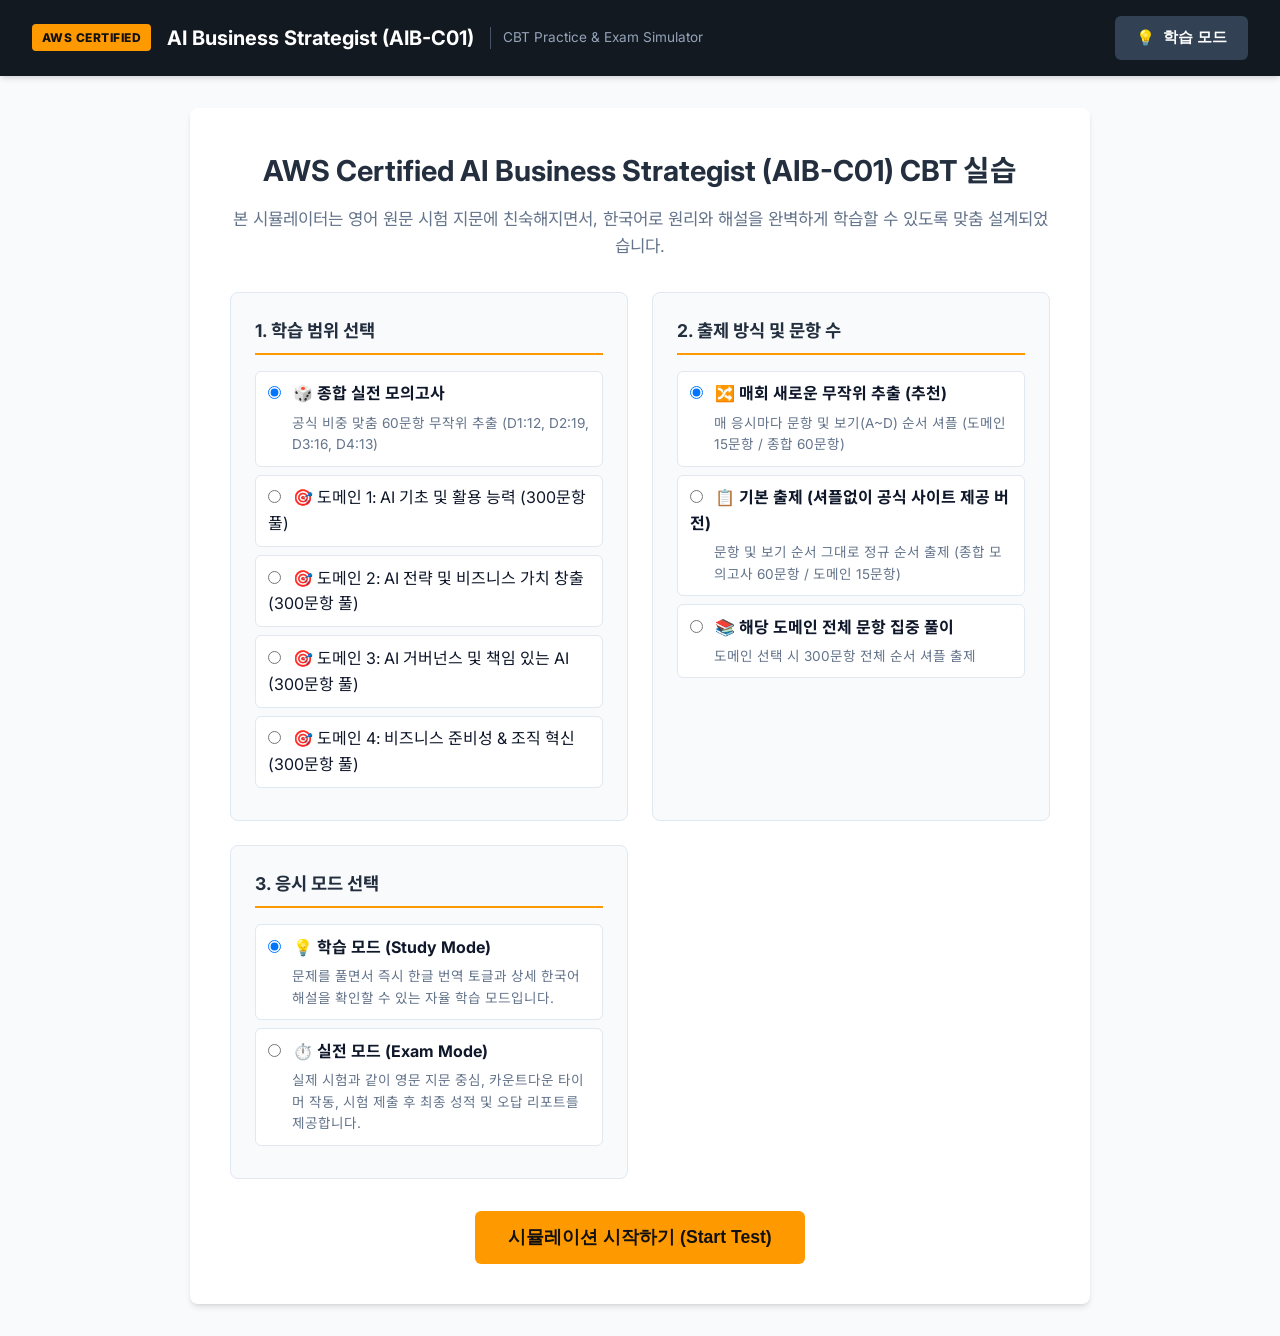
<file: cbt-app/index.html>
<!DOCTYPE html>
<html lang="ko">
<head>
  <meta charset="UTF-8">
  <meta name="viewport" content="width=device-width, initial-scale=1.0">
  <title>AWS Certified AI Business Strategist (AIB-C01) CBT Simulator</title>
  <link rel="stylesheet" href="style.css">
  <link rel="preconnect" href="https://fonts.googleapis.com">
  <link rel="preconnect" href="https://fonts.gstatic.com" crossorigin>
  <link href="https://fonts.googleapis.com/css2?family=Inter:wght@400;500;600;700&family=Noto+Sans+KR:wght@400;500;700&display=swap" rel="stylesheet">
</head>
<body>
  <!-- 최상단 글로벌 헤더 -->
  <header class="app-header">
    <div class="logo-area">
      <span class="aws-badge">AWS CERTIFIED</span>
      <h1 class="exam-title">AI Business Strategist (AIB-C01)</h1>
      <span class="sub-title">CBT Practice & Exam Simulator</span>
    </div>
    <div class="header-controls">
      <div id="timer-box" class="timer-box hidden">
        <span class="timer-icon">⏱️</span>
        <span id="time-display">00:00</span>
      </div>
      <button id="mode-toggle-btn" class="btn btn-secondary">
        <span id="mode-icon">💡</span>
        <span id="mode-label">학습 모드</span>
      </button>
    </div>
  </header>

  <div class="main-container">
    <!-- 시작 대시보드 화면 -->
    <section id="start-screen" class="view-panel active">
      <div class="welcome-card">
        <h2>AWS Certified AI Business Strategist (AIB-C01) CBT 실습</h2>
        <p class="welcome-desc">
          본 시뮬레이터는 영어 원문 시험 지문에 친숙해지면서, 한국어로 원리와 해설을 완벽하게 학습할 수 있도록 맞춤 설계되었습니다.
        </p>

        <div class="mode-selection-grid">
          <div class="card selection-card">
            <h3>1. 학습 범위 선택</h3>
            <div class="select-group">
              <label><input type="radio" name="examSet" value="mock1" checked> <strong>🎲 종합 실전 모의고사</strong> <p class="mode-desc">공식 비중 맞춤 60문항 무작위 추출 (D1:12, D2:19, D3:16, D4:13)</p></label>
              <label><input type="radio" name="examSet" value="domain1"> 🎯 도메인 1: AI 기초 및 활용 능력 (300문항 풀)</label>
              <label><input type="radio" name="examSet" value="domain2"> 🎯 도메인 2: AI 전략 및 비즈니스 가치 창출 (300문항 풀)</label>
              <label><input type="radio" name="examSet" value="domain3"> 🎯 도메인 3: AI 거버넌스 및 책임 있는 AI (300문항 풀)</label>
              <label><input type="radio" name="examSet" value="domain4"> 🎯 도메인 4: 비즈니스 준비성 & 조직 혁신 (300문항 풀)</label>
            </div>
          </div>

          <div class="card selection-card">
            <h3>2. 출제 방식 및 문항 수</h3>
            <div class="select-group">
              <label>
                <input type="radio" name="examRandomScope" value="sample" checked>
                <strong>🔀 매회 새로운 무작위 추출 (추천)</strong>
                <p class="mode-desc">매 응시마다 문항 및 보기(A~D) 순서 셔플 (도메인 15문항 / 종합 60문항)</p>
              </label>
              <label>
                <input type="radio" name="examRandomScope" value="canonical">
                <strong>📋 기본 출제 (셔플없이 공식 사이트 제공 버전)</strong>
                <p class="mode-desc">문항 및 보기 순서 그대로 정규 순서 출제 (종합 모의고사 60문항 / 도메인 15문항)</p>
              </label>
              <label>
                <input type="radio" name="examRandomScope" value="full">
                <strong>📚 해당 도메인 전체 문항 집중 풀이</strong>
                <p class="mode-desc">도메인 선택 시 300문항 전체 순서 셔플 출제</p>
              </label>
            </div>
          </div>

          <div class="card selection-card">
            <h3>3. 응시 모드 선택</h3>
            <div class="select-group">
              <label>
                <input type="radio" name="examMode" value="study" checked>
                <strong>💡 학습 모드 (Study Mode)</strong>
                <p class="mode-desc">문제를 풀면서 즉시 한글 번역 토글과 상세 한국어 해설을 확인할 수 있는 자율 학습 모드입니다.</p>
              </label>
              <label>
                <input type="radio" name="examMode" value="exam">
                <strong>⏱️ 실전 모드 (Exam Mode)</strong>
                <p class="mode-desc">실제 시험과 같이 영문 지문 중심, 카운트다운 타이머 작동, 시험 제출 후 최종 성적 및 오답 리포트를 제공합니다.</p>
              </label>
            </div>
          </div>
        </div>

        <div class="action-center">
          <button id="start-exam-btn" class="btn btn-primary btn-large">시뮬레이션 시작하기 (Start Test)</button>
        </div>
      </div>
    </section>

    <!-- 시험 진행 화면 -->
    <section id="exam-screen" class="view-panel">
      <div class="exam-layout">
        <!-- 왼쪽: 문제 메인 영역 -->
        <main class="question-main">
          <div class="question-header-bar">
            <div class="q-meta">
              <span id="q-counter" class="badge badge-primary">Question 1 of 20</span>
              <span id="q-domain" class="badge badge-secondary">Domain 1</span>
            </div>
            <div class="q-actions">
              <button id="toggle-flag-btn" class="btn btn-outline btn-sm">
                <span class="flag-icon">🚩</span> <span id="flag-text">나중에 검토 (Flag)</span>
              </button>
              <button id="toggle-trans-btn" class="btn btn-secondary btn-sm">
                <span>🌐 한국어 번역 보기</span>
              </button>
            </div>
          </div>

          <!-- 문제 지문 -->
          <div class="question-box">
            <div id="q-text-en" class="question-text-en"></div>
            <div id="q-text-kr" class="question-text-kr hidden"></div>
          </div>

          <!-- 선지 목록 -->
          <div class="options-container" id="options-container">
            <!-- 동적 생성 -->
          </div>

          <!-- 학습 모드용 즉시 정답 및 해설 박스 -->
          <div id="study-feedback" class="feedback-card hidden">
            <div class="feedback-header">
              <span id="feedback-badge" class="badge">정답</span>
              <span id="feedback-title" class="feedback-title"></span>
            </div>
            <div class="feedback-body">
              <div class="key-concept-row">
                <strong>핵심 개념:</strong> <span id="feedback-concept" class="concept-chip"></span>
              </div>
              <div id="feedback-explanation" class="feedback-explanation"></div>
            </div>
          </div>

          <!-- 하단 네비게이션 버튼 -->
          <div class="exam-footer">
            <button id="prev-btn" class="btn btn-outline">◀ 이전 문제</button>
            <div class="center-buttons">
              <button id="check-answer-btn" class="btn btn-info hidden">정답 확인</button>
            </div>
            <button id="next-btn" class="btn btn-outline">다음 문제 ▶</button>
            <button id="submit-exam-btn" class="btn btn-primary">시험 제출 (Submit) ✔</button>
          </div>
        </main>

        <!-- 오른쪽: 문제 네비게이션 팔레트 -->
        <aside class="exam-sidebar">
          <div class="sidebar-card">
            <h3>문항 네비게이션</h3>
            <div class="palette-legend">
              <span class="legend-item"><span class="dot answered"></span> 완료</span>
              <span class="legend-item"><span class="dot flagged"></span> 검토(Flag)</span>
              <span class="legend-item"><span class="dot current"></span> 현재</span>
            </div>
            <div id="question-palette" class="question-palette-grid">
              <!-- 문항 버튼들 동적 생성 -->
            </div>
            <div class="sidebar-summary">
              <div>총 문항: <strong id="summary-total">20</strong></div>
              <div>응답 완료: <strong id="summary-answered">0</strong></div>
              <div>미응답: <strong id="summary-unanswered">20</strong></div>
              <div>검토 표시: <strong id="summary-flagged">0</strong></div>
            </div>
          </div>
        </aside>
      </div>
    </section>

    <!-- 시험 결과 화면 -->
    <section id="result-screen" class="view-panel">
      <div class="result-card">
        <div class="result-header">
          <div id="pass-fail-badge" class="score-badge pass">PASSED</div>
          <h2>시험 완료 리포트 (Exam Performance Report)</h2>
          <p id="result-meta" class="result-meta"></p>
        </div>

        <div class="score-summary-grid">
          <div class="score-stat-box">
            <span class="stat-label">환산 점수 (Scaled Score)</span>
            <span id="scaled-score" class="stat-value">850 / 1000</span>
            <span class="stat-sub">기준 점수: 700점 이상 합격</span>
          </div>
          <div class="score-stat-box">
            <span class="stat-label">정답률 (Accuracy)</span>
            <span id="accuracy-percent" class="stat-value">85%</span>
            <span id="correct-count-text" class="stat-sub">17 / 20 정답</span>
          </div>
          <div class="score-stat-box">
            <span class="stat-label">소요 시간</span>
            <span id="time-spent-text" class="stat-value">14분 20초</span>
            <span class="stat-sub">평균 문항당 약 43초</span>
          </div>
        </div>

        <!-- 도메인별 성적 분석 -->
        <div class="domain-analysis">
          <h3>도메인별 성취도 분석 (Domain Breakdown)</h3>
          <div id="domain-breakdown-list" class="domain-list">
            <!-- 동적 생성 -->
          </div>
        </div>

        <!-- 액션 버튼 -->
        <div class="result-actions">
          <button id="review-all-btn" class="btn btn-outline">전체 문제 및 해설 리뷰</button>
          <button id="review-wrong-btn" class="btn btn-warning">틀린 문제만 오답노트 복습</button>
          <button id="restart-btn" class="btn btn-primary">새 모의고사 시작하기</button>
        </div>
      </div>
    </section>
  </div>

  <script src="questions-data.js"></script>
  <script src="app.js"></script>
</body>
</html>
</file>
<file: cbt-app/style.css>
:root {
  --aws-navy: #131921;
  --aws-dark-blue: #232f3e;
  --aws-orange: #ff9900;
  --aws-orange-hover: #ec8b00;
  --aws-light-bg: #f8fafc;
  --aws-card-bg: #ffffff;
  --aws-border: #e2e8f0;
  --aws-text-main: #0f172a;
  --aws-text-muted: #64748b;
  --success: #10b981;
  --warning: #f59e0b;
  --danger: #ef4444;
  --info: #3b82f6;
  --radius: 8px;
  --shadow: 0 4px 6px -1px rgb(0 0 0 / 0.1), 0 2px 4px -2px rgb(0 0 0 / 0.1);
  --shadow-lg: 0 10px 15px -3px rgb(0 0 0 / 0.1), 0 4px 6px -4px rgb(0 0 0 / 0.1);
}

* {
  box-sizing: border-box;
  margin: 0;
  padding: 0;
}

body {
  font-family: 'Inter', 'Noto Sans KR', -apple-system, BlinkMacSystemFont, sans-serif;
  background-color: var(--aws-light-bg);
  color: var(--aws-text-main);
  line-height: 1.6;
}

/* 글로벌 헤더 */
.app-header {
  background-color: var(--aws-navy);
  color: white;
  padding: 1rem 2rem;
  display: flex;
  justify-content: space-between;
  align-items: center;
  box-shadow: var(--shadow);
}

.logo-area {
  display: flex;
  align-items: center;
  gap: 1rem;
}

.aws-badge {
  background-color: var(--aws-orange);
  color: #111;
  font-weight: 800;
  font-size: 0.75rem;
  padding: 0.25rem 0.6rem;
  border-radius: 4px;
  letter-spacing: 0.5px;
}

.exam-title {
  font-size: 1.25rem;
  font-weight: 700;
}

.sub-title {
  color: #94a3b8;
  font-size: 0.85rem;
  border-left: 1px solid #475569;
  padding-left: 0.75rem;
}

.header-controls {
  display: flex;
  align-items: center;
  gap: 1rem;
}

.timer-box {
  background-color: rgba(255, 255, 255, 0.1);
  padding: 0.5rem 1rem;
  border-radius: 6px;
  font-weight: 700;
  font-size: 1.1rem;
  color: #38bdf8;
  display: flex;
  align-items: center;
  gap: 0.5rem;
  border: 1px solid rgba(56, 189, 248, 0.3);
}

.timer-box.warning {
  color: #f87171;
  border-color: #ef4444;
  animation: pulse 1s infinite alternate;
}

@keyframes pulse {
  from { opacity: 0.7; }
  to { opacity: 1; }
}

/* 레이아웃 & 패널 */
.main-container {
  max-width: 1400px;
  margin: 1.5rem auto;
  padding: 0 1.5rem;
}

.view-panel {
  display: none;
}

.view-panel.active {
  display: block;
}

/* 시작 화면 */
.welcome-card {
  background: white;
  border-radius: var(--radius);
  box-shadow: var(--shadow);
  padding: 2.5rem;
  text-align: center;
  max-width: 900px;
  margin: 2rem auto;
}

.welcome-card h2 {
  font-size: 1.8rem;
  color: var(--aws-dark-blue);
  margin-bottom: 0.75rem;
}

.welcome-desc {
  color: var(--aws-text-muted);
  font-size: 1.05rem;
  margin-bottom: 2rem;
}

.mode-selection-grid {
  display: grid;
  grid-template-columns: repeat(auto-fit, minmax(280px, 1fr));
  gap: 1.5rem;
  text-align: left;
  margin-bottom: 2rem;
}

.selection-card {
  background: #f8fafc;
  border: 1px solid var(--aws-border);
  border-radius: var(--radius);
  padding: 1.5rem;
}

.selection-card h3 {
  font-size: 1.1rem;
  color: var(--aws-dark-blue);
  margin-bottom: 1rem;
  border-bottom: 2px solid var(--aws-orange);
  padding-bottom: 0.5rem;
}

.select-group label {
  display: block;
  padding: 0.6rem 0.75rem;
  margin-bottom: 0.5rem;
  background: white;
  border: 1px solid var(--aws-border);
  border-radius: 6px;
  cursor: pointer;
  transition: all 0.2s;
}

.select-group label:hover {
  border-color: var(--aws-orange);
}

.select-group input[type="radio"] {
  margin-right: 0.5rem;
}

.mode-desc {
  font-size: 0.85rem;
  color: var(--aws-text-muted);
  margin-top: 0.35rem;
  margin-left: 1.5rem;
}

.action-center {
  margin-top: 2rem;
}

/* 시험 진행 화면 레이아웃 */
.exam-layout {
  display: grid;
  grid-template-columns: 1fr 340px;
  gap: 1.5rem;
}

.question-main {
  background: white;
  border-radius: var(--radius);
  box-shadow: var(--shadow);
  padding: 2rem;
  display: flex;
  flex-direction: column;
}

.question-header-bar {
  display: flex;
  justify-content: space-between;
  align-items: center;
  border-bottom: 1px solid var(--aws-border);
  padding-bottom: 1rem;
  margin-bottom: 1.5rem;
}

.q-meta {
  display: flex;
  gap: 0.5rem;
}

.badge {
  display: inline-block;
  font-size: 0.8rem;
  font-weight: 600;
  padding: 0.3rem 0.6rem;
  border-radius: 4px;
}

.badge-primary {
  background-color: var(--aws-dark-blue);
  color: white;
}

.badge-secondary {
  background-color: #e2e8f0;
  color: #334155;
}

.question-box {
  background: #f8fafc;
  border: 1px solid var(--aws-border);
  border-radius: var(--radius);
  padding: 1.5rem;
  margin-bottom: 1.5rem;
}

.question-text-en {
  font-size: 1.15rem;
  font-weight: 600;
  color: #0f172a;
  line-height: 1.7;
}

.question-text-kr {
  margin-top: 1rem;
  padding-top: 1rem;
  border-top: 1px dashed #cbd5e1;
  font-size: 1.05rem;
  color: #1e293b;
  background-color: #f1f5f9;
  padding: 1rem;
  border-radius: 6px;
  line-height: 1.6;
}

/* 옵션(선지) */
.options-container {
  display: flex;
  flex-direction: column;
  gap: 0.75rem;
  margin-bottom: 1.5rem;
}

.option-item {
  display: flex;
  align-items: flex-start;
  padding: 1rem 1.25rem;
  border: 1.5px solid var(--aws-border);
  border-radius: var(--radius);
  cursor: pointer;
  transition: all 0.2s;
  background-color: white;
}

.option-item:hover {
  border-color: #cbd5e1;
  background-color: #f8fafc;
}

.option-item.selected {
  border-color: var(--aws-orange);
  background-color: #fffaf0;
}

.option-item.correct {
  border-color: var(--success);
  background-color: #ecfdf5;
}

.option-item.incorrect {
  border-color: var(--danger);
  background-color: #fef2f2;
}

.option-control {
  margin-top: 0.3rem;
  margin-right: 1rem;
}

.option-content {
  flex: 1;
}

.option-key {
  font-weight: 700;
  margin-right: 0.3rem;
  color: var(--aws-dark-blue);
}

.option-en {
  font-size: 1rem;
  color: #1e293b;
  margin-bottom: 0.25rem;
}

.option-kr {
  font-size: 0.92rem;
  color: #475569;
}

/* 학습 모드 해설 피드백 카드 */
.feedback-card {
  background-color: #f8fafc;
  border-left: 4px solid var(--info);
  border-radius: var(--radius);
  padding: 1.25rem;
  margin-bottom: 1.5rem;
  box-shadow: 0 1px 3px rgba(0,0,0,0.05);
}

.feedback-card.correct-feedback {
  border-left-color: var(--success);
  background-color: #f0fdf4;
}

.feedback-card.wrong-feedback {
  border-left-color: var(--danger);
  background-color: #fef2f2;
}

.feedback-header {
  display: flex;
  align-items: center;
  gap: 0.75rem;
  margin-bottom: 0.75rem;
}

.concept-chip {
  background-color: #e0f2fe;
  color: #0369a1;
  padding: 0.2rem 0.5rem;
  border-radius: 4px;
  font-size: 0.85rem;
  font-weight: 600;
}

.feedback-explanation {
  white-space: pre-line;
  font-size: 0.95rem;
  color: #334155;
  line-height: 1.6;
}

/* 하단 버튼 바 */
.exam-footer {
  display: flex;
  justify-content: space-between;
  align-items: center;
  margin-top: auto;
  padding-top: 1.5rem;
  border-top: 1px solid var(--aws-border);
}

/* 사이드바 */
.exam-sidebar .sidebar-card {
  background: white;
  border-radius: var(--radius);
  box-shadow: var(--shadow);
  padding: 1.5rem;
}

.sidebar-card h3 {
  font-size: 1.1rem;
  margin-bottom: 1rem;
  color: var(--aws-dark-blue);
}

.palette-legend {
  display: flex;
  gap: 0.75rem;
  font-size: 0.8rem;
  color: var(--aws-text-muted);
  margin-bottom: 1rem;
}

.legend-item {
  display: flex;
  align-items: center;
  gap: 0.3rem;
}

.dot {
  width: 10px;
  height: 10px;
  border-radius: 50%;
  display: inline-block;
}

.dot.answered { background-color: var(--success); }
.dot.flagged { background-color: var(--warning); }
.dot.current { background-color: var(--info); }

.question-palette-grid {
  display: grid;
  grid-template-columns: repeat(5, 1fr);
  gap: 0.5rem;
  margin-bottom: 1.5rem;
}

.palette-btn {
  height: 42px;
  border: 1px solid var(--aws-border);
  background: white;
  border-radius: 6px;
  font-weight: 600;
  font-size: 0.9rem;
  cursor: pointer;
  position: relative;
  transition: all 0.2s;
}

.palette-btn:hover {
  background: #f1f5f9;
}

.palette-btn.current {
  border: 2px solid var(--info);
  color: var(--info);
  font-weight: 700;
}

.palette-btn.answered {
  background-color: #ecfdf5;
  border-color: var(--success);
  color: #065f46;
}

.palette-btn.flagged::after {
  content: "🚩";
  position: absolute;
  top: -4px;
  right: -2px;
  font-size: 0.7rem;
}

.sidebar-summary {
  font-size: 0.88rem;
  color: #475569;
  border-top: 1px solid var(--aws-border);
  padding-top: 1rem;
  display: grid;
  grid-template-columns: 1fr 1fr;
  gap: 0.5rem;
}

/* 결과 화면 */
.result-card {
  background: white;
  border-radius: var(--radius);
  box-shadow: var(--shadow-lg);
  padding: 2.5rem;
  max-width: 960px;
  margin: 1.5rem auto;
}

.result-header {
  text-align: center;
  margin-bottom: 2rem;
}

.score-badge {
  display: inline-block;
  font-size: 1.5rem;
  font-weight: 800;
  padding: 0.5rem 2rem;
  border-radius: 30px;
  margin-bottom: 1rem;
}

.score-badge.pass {
  background-color: #dcfce7;
  color: #15803d;
  border: 2px solid #86efac;
}

.score-badge.fail {
  background-color: #fee2e2;
  color: #b91c1c;
  border: 2px solid #fca5a5;
}

.score-summary-grid {
  display: grid;
  grid-template-columns: repeat(3, 1fr);
  gap: 1.5rem;
  margin-bottom: 2rem;
}

.score-stat-box {
  background: #f8fafc;
  border: 1px solid var(--aws-border);
  border-radius: var(--radius);
  padding: 1.5rem;
  text-align: center;
}

.stat-label {
  display: block;
  font-size: 0.9rem;
  color: var(--aws-text-muted);
  margin-bottom: 0.5rem;
}

.stat-value {
  display: block;
  font-size: 2rem;
  font-weight: 800;
  color: var(--aws-dark-blue);
}

.stat-sub {
  font-size: 0.8rem;
  color: #64748b;
}

.domain-analysis {
  margin-bottom: 2rem;
}

.domain-analysis h3 {
  font-size: 1.15rem;
  margin-bottom: 1rem;
  color: var(--aws-dark-blue);
}

.domain-item {
  margin-bottom: 1rem;
  background: #f8fafc;
  padding: 1rem;
  border-radius: 6px;
  border: 1px solid var(--aws-border);
}

.domain-item-header {
  display: flex;
  justify-content: space-between;
  margin-bottom: 0.5rem;
  font-size: 0.95rem;
  font-weight: 600;
}

.progress-bar-bg {
  height: 10px;
  background: #e2e8f0;
  border-radius: 5px;
  overflow: hidden;
}

.progress-bar-fill {
  height: 100%;
  background: var(--aws-orange);
  transition: width 0.4s ease;
}

.progress-bar-fill.high { background: var(--success); }
.progress-bar-fill.medium { background: var(--warning); }
.progress-bar-fill.low { background: var(--danger); }

.result-actions {
  display: flex;
  justify-content: center;
  gap: 1rem;
  margin-top: 2rem;
}

/* 공통 버튼 */
.btn {
  display: inline-flex;
  align-items: center;
  justify-content: center;
  gap: 0.5rem;
  padding: 0.65rem 1.25rem;
  border-radius: 6px;
  font-size: 0.95rem;
  font-weight: 600;
  cursor: pointer;
  border: 1px solid transparent;
  transition: all 0.2s;
}

.btn-primary {
  background-color: var(--aws-orange);
  color: #111;
}

.btn-primary:hover {
  background-color: var(--aws-orange-hover);
}

.btn-secondary {
  background-color: #334155;
  color: white;
}

.btn-secondary:hover {
  background-color: #1e293b;
}

.btn-outline {
  background-color: white;
  border-color: var(--aws-border);
  color: #334155;
}

.btn-outline:hover {
  background-color: #f1f5f9;
}

.btn-warning {
  background-color: #fef3c7;
  color: #92400e;
  border-color: #fde68a;
}

.btn-warning:hover {
  background-color: #fde68a;
}

.btn-info {
  background-color: #dbeafe;
  color: #1d4ed8;
  border-color: #bfdbfe;
}

.btn-large {
  padding: 0.85rem 2rem;
  font-size: 1.1rem;
}

.btn-sm {
  padding: 0.4rem 0.75rem;
  font-size: 0.85rem;
}

.hidden {
  display: none !important;
}

/* ==========================================
   종합 반응형 (Responsive Mobile & Tablet)
   ========================================== */

@media (max-width: 1024px) {
  .exam-layout {
    grid-template-columns: 1fr;
    gap: 1.5rem;
  }
  .mode-selection-grid {
    grid-template-columns: 1fr;
  }
  .score-summary-grid {
    grid-template-columns: repeat(2, 1fr);
  }
}

@media (max-width: 768px) {
  .app-header {
    padding: 0.75rem 1rem;
    flex-wrap: wrap;
    gap: 0.6rem;
  }
  .header-brand {
    gap: 0.5rem;
  }
  .aws-badge {
    font-size: 0.65rem;
    padding: 0.2rem 0.45rem;
  }
  .title-area h1 {
    font-size: 1.05rem;
    line-height: 1.3;
  }
  .header-status {
    width: 100%;
    justify-content: flex-end;
  }
  .timer-display {
    padding: 0.25rem 0.65rem;
    font-size: 0.95rem;
  }

  .main-content {
    margin: 0.75rem auto;
    padding: 0 0.6rem;
  }
  .welcome-card {
    padding: 1.5rem 1rem;
  }
  .selection-card {
    padding: 1rem 0.85rem;
  }
  .select-group label {
    padding: 0.75rem 0.8rem;
    font-size: 0.88rem;
    min-height: 48px;
  }

  .question-main {
    padding: 1rem 0.85rem;
  }
  .question-header-bar {
    flex-direction: column;
    align-items: stretch;
    gap: 0.75rem;
    padding-bottom: 0.75rem;
    margin-bottom: 1rem;
  }
  .q-meta {
    justify-content: space-between;
  }
  .q-actions {
    display: grid;
    grid-template-columns: 1fr 1fr;
    gap: 0.5rem;
  }
  .q-actions button {
    width: 100%;
    justify-content: center;
    font-size: 0.8rem;
    padding: 0.5rem 0.35rem;
  }

  .question-box {
    padding: 1rem 0.85rem;
    margin-bottom: 1rem;
  }
  .question-text-en {
    font-size: 1.02rem;
    line-height: 1.6;
  }
  .question-text-kr {
    font-size: 0.92rem;
    padding: 0.75rem;
    margin-top: 0.75rem;
  }

  .option-card {
    padding: 0.85rem 0.85rem;
    min-height: 48px;
  }
  .option-text-en {
    font-size: 0.92rem;
    line-height: 1.5;
  }
  .option-text-kr {
    font-size: 0.85rem;
    margin-top: 0.2rem;
  }

  .bottom-nav-bar {
    display: grid;
    grid-template-columns: 1fr 1fr 1fr;
    gap: 0.45rem;
    padding-top: 1rem;
  }
  .bottom-nav-bar button {
    padding: 0.65rem 0.4rem;
    font-size: 0.85rem;
    text-align: center;
  }
  .bottom-nav-bar #submit-exam-btn {
    grid-column: 1 / -1;
    width: 100%;
    margin-top: 0.3rem;
    padding: 0.8rem 1rem;
    font-size: 0.98rem;
  }

  .sidebar-palette {
    padding: 1rem 0.85rem;
  }
  .palette-grid {
    grid-template-columns: repeat(6, 1fr);
    gap: 0.35rem;
  }
  .palette-item {
    height: 38px;
    font-size: 0.85rem;
  }

  .result-card {
    padding: 1.5rem 1rem;
  }
  .score-summary-grid {
    grid-template-columns: 1fr 1fr;
    gap: 0.65rem;
  }
  .result-actions-bar {
    display: flex;
    flex-direction: column;
    gap: 0.65rem;
  }
  .result-actions-bar button {
    width: 100%;
    padding: 0.8rem;
    font-size: 0.95rem;
  }
}

@media (max-width: 380px) {
  .palette-grid {
    grid-template-columns: repeat(5, 1fr);
  }
  .score-summary-grid {
    grid-template-columns: 1fr;
  }
}
</file>
